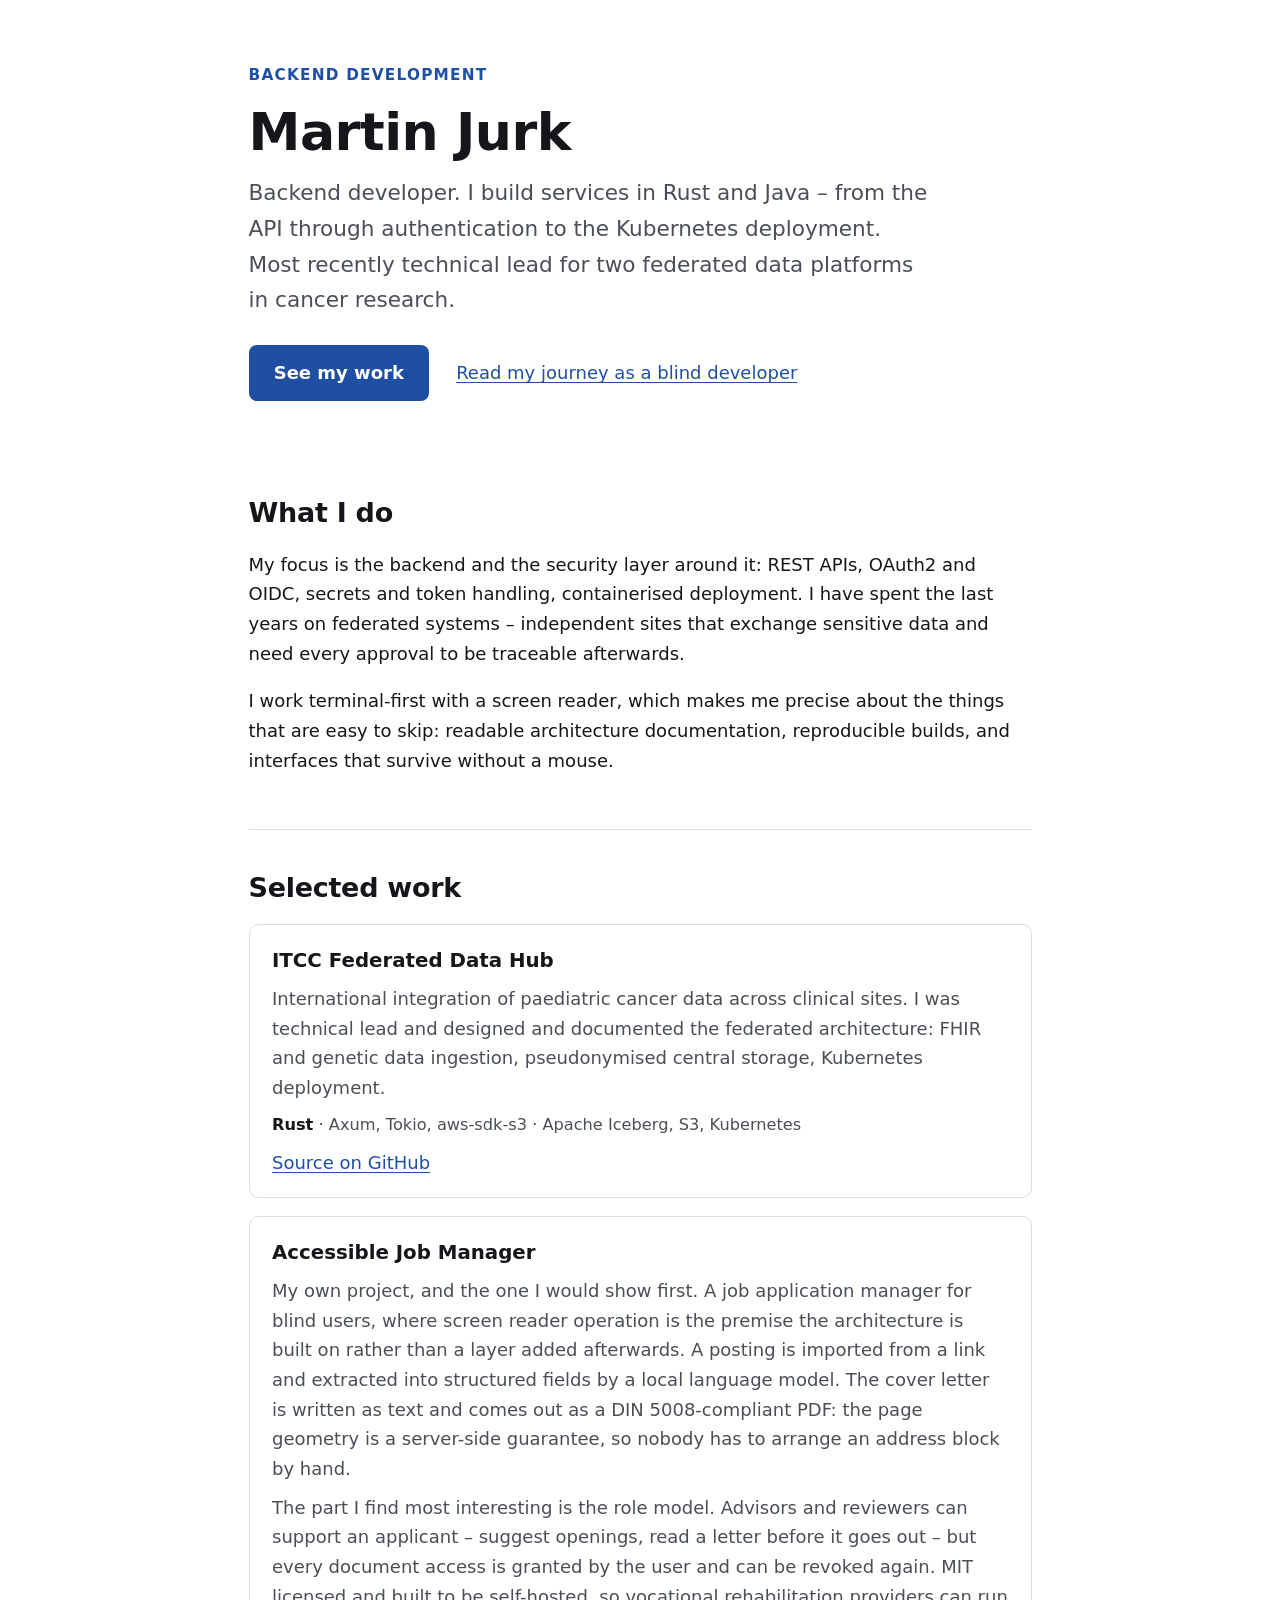
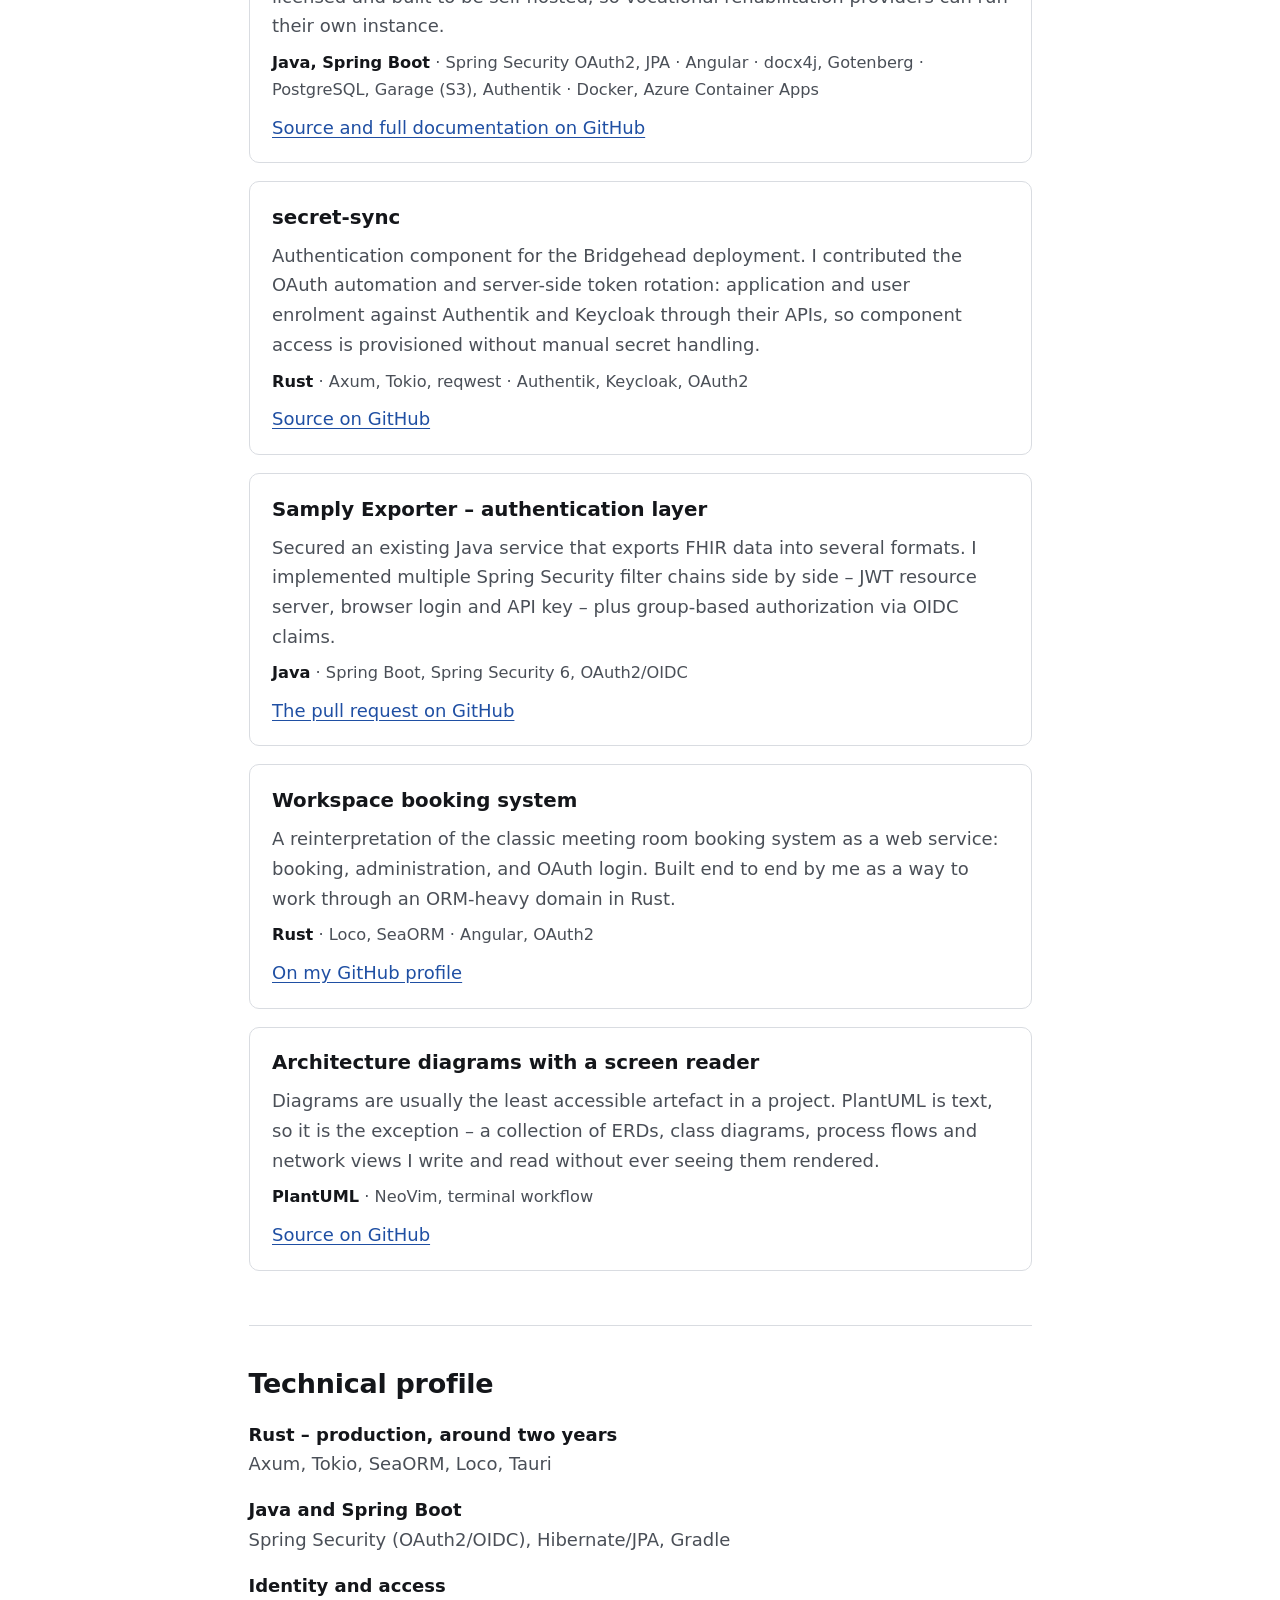
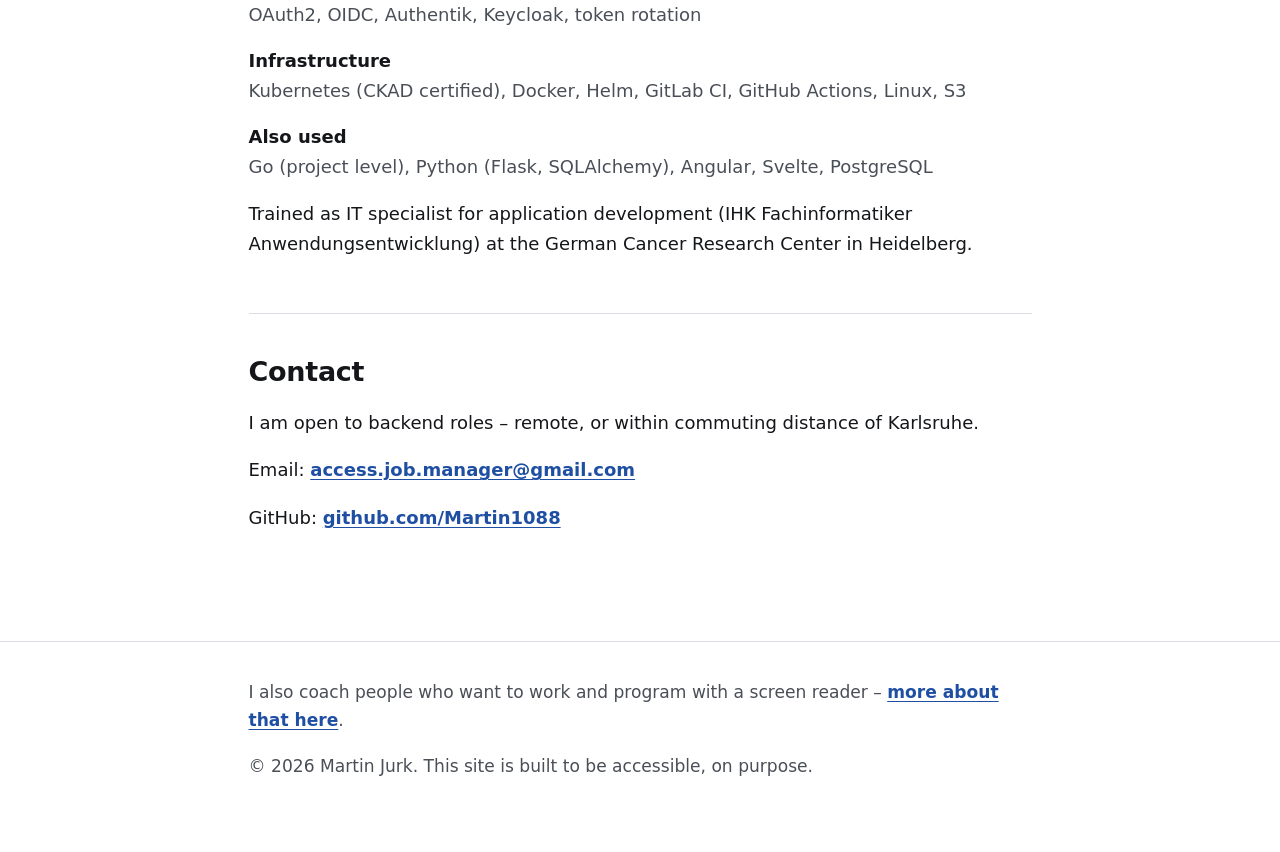
<file: index.html>
<!DOCTYPE html>
<html lang="en">
<head>
<meta charset="utf-8">
<meta name="viewport" content="width=device-width, initial-scale=1">
<title>Martin Jurk – Backend Developer, Rust &amp; Java</title>
<meta name="description" content="Martin Jurk: backend developer specialising in Rust, Java/Spring Boot, OAuth2/OIDC authentication and Kubernetes. Federated data platforms in medical research.">
<link rel="canonical" href="https://martin1088.github.io/martin1088/">
<meta property="og:type" content="website">
<meta property="og:title" content="Martin Jurk – Backend Developer, Rust &amp; Java">
<meta property="og:description" content="Backend developer specialising in Rust, Java/Spring Boot, OAuth2/OIDC authentication and Kubernetes.">
<meta property="og:url" content="https://martin1088.github.io/martin1088/">
<meta name="twitter:card" content="summary">
<link rel="stylesheet" href="styles.css">
</head>
<body>
<a class="skip-link" href="#content">Skip to content</a>

<div class="wrap">

  <header>
    <p class="eyebrow">Backend Development</p>
    <h1>Martin Jurk</h1>
    <p class="lead">
      Backend developer. I build services in Rust and Java &ndash; from the
      API through authentication to the Kubernetes deployment. Most recently
      technical lead for two federated data platforms in cancer research.
    </p>
    <p class="btn-row">
      <a class="btn" href="#work">See my work</a>
      <a href="journey/">Read my journey as a blind developer</a>
    </p>
  </header>

  <main id="content">

    <section aria-labelledby="about">
      <h2 id="about">What I do</h2>
      <p>
        My focus is the backend and the security layer around it: REST APIs,
        OAuth2 and OIDC, secrets and token handling, containerised deployment.
        I have spent the last years on federated systems &ndash; independent
        sites that exchange sensitive data and need every approval to be
        traceable afterwards.
      </p>
      <p>
        I work terminal-first with a screen reader, which makes me precise
        about the things that are easy to skip: readable architecture
        documentation, reproducible builds, and interfaces that survive
        without a mouse.
      </p>
    </section>

    <section aria-labelledby="work">
      <h2 id="work">Selected work</h2>

      <ul class="cards" role="list">

        <li>
          <h3>ITCC Federated Data Hub</h3>
          <p>
            International integration of paediatric cancer data across clinical
            sites. I was technical lead and designed and documented the
            federated architecture: FHIR and genetic data ingestion,
            pseudonymised central storage, Kubernetes deployment.
          </p>
          <p class="stack"><strong>Rust</strong> &middot; Axum, Tokio, aws-sdk-s3 &middot; Apache Iceberg, S3, Kubernetes</p>
          <p><a href="https://github.com/samply/itcc-federated-data-hub">Source on GitHub</a></p>
        </li>

        <li>
          <h3>Accessible Job Manager</h3>
          <p>
            My own project, and the one I would show first. A job application
            manager for blind users, where screen reader operation is the
            premise the architecture is built on rather than a layer added
            afterwards. A posting is imported from a link and extracted into
            structured fields by a local language model. The cover letter is
            written as text and comes out as a DIN 5008-compliant PDF: the
            page geometry is a server-side guarantee, so nobody has to arrange
            an address block by hand.
          </p>
          <p>
            The part I find most interesting is the role model. Advisors and
            reviewers can support an applicant &ndash; suggest openings, read a
            letter before it goes out &ndash; but every document access is granted
            by the user and can be revoked again. MIT licensed and built to be
            self-hosted, so vocational rehabilitation providers can run their
            own instance.
          </p>
          <p class="stack"><strong>Java, Spring Boot</strong> &middot; Spring Security OAuth2, JPA &middot; Angular &middot; docx4j, Gotenberg &middot; PostgreSQL, Garage (S3), Authentik &middot; Docker, Azure Container Apps</p>
          <p><a href="https://github.com/Martin1088/accessible-job-manager">Source and full documentation on GitHub</a></p>
        </li>

        <li>
          <h3>secret-sync</h3>
          <p>
            Authentication component for the Bridgehead deployment. I
            contributed the OAuth automation and server-side token rotation:
            application and user enrolment against Authentik and Keycloak
            through their APIs, so component access is provisioned without
            manual secret handling.
          </p>
          <p class="stack"><strong>Rust</strong> &middot; Axum, Tokio, reqwest &middot; Authentik, Keycloak, OAuth2</p>
          <p><a href="https://github.com/samply/secret-sync">Source on GitHub</a></p>
        </li>

        <li>
          <h3>Samply Exporter &ndash; authentication layer</h3>
          <p>
            Secured an existing Java service that exports FHIR data into
            several formats. I implemented multiple Spring Security filter
            chains side by side &ndash; JWT resource server, browser login and
            API key &ndash; plus group-based authorization via OIDC claims.
          </p>
          <p class="stack"><strong>Java</strong> &middot; Spring Boot, Spring Security 6, OAuth2/OIDC</p>
          <p><a href="https://github.com/samply/exporter/pull/75">The pull request on GitHub</a></p>
        </li>

        <li>
          <h3>Workspace booking system</h3>
          <p>
            A reinterpretation of the classic meeting room booking system as a
            web service: booking, administration, and OAuth login. Built
            end to end by me as a way to work through an ORM-heavy domain in
            Rust.
          </p>
          <p class="stack"><strong>Rust</strong> &middot; Loco, SeaORM &middot; Angular, OAuth2</p>
          <!-- TODO: check this repository URL on github.com/Martin1088 -->
          <p><a href="https://github.com/Martin1088">On my GitHub profile</a></p>
        </li>

        <li>
          <h3>Architecture diagrams with a screen reader</h3>
          <p>
            Diagrams are usually the least accessible artefact in a project.
            PlantUML is text, so it is the exception &ndash; a collection of
            ERDs, class diagrams, process flows and network views I write and
            read without ever seeing them rendered.
          </p>
          <p class="stack"><strong>PlantUML</strong> &middot; NeoVim, terminal workflow</p>
          <!-- TODO: check the exact spelling of this repository name -->
          <p><a href="https://github.com/Martin1088/Plantuml-With-Screenreader">Source on GitHub</a></p>
        </li>

      </ul>
    </section>

    <section aria-labelledby="skills">
      <h2 id="skills">Technical profile</h2>
      <ul class="skills" role="list">
        <li>
          <strong>Rust &ndash; production, around two years</strong>
          <span>Axum, Tokio, SeaORM, Loco, Tauri</span>
        </li>
        <li>
          <strong>Java and Spring Boot</strong>
          <span>Spring Security (OAuth2/OIDC), Hibernate/JPA, Gradle</span>
        </li>
        <li>
          <strong>Identity and access</strong>
          <span>OAuth2, OIDC, Authentik, Keycloak, token rotation</span>
        </li>
        <li>
          <strong>Infrastructure</strong>
          <span>Kubernetes (CKAD certified), Docker, Helm, GitLab CI, GitHub Actions, Linux, S3</span>
        </li>
        <li>
          <strong>Also used</strong>
          <span>Go (project level), Python (Flask, SQLAlchemy), Angular, Svelte, PostgreSQL</span>
        </li>
      </ul>
      <p>
        Trained as IT specialist for application development
        (IHK Fachinformatiker Anwendungsentwicklung) at the German Cancer
        Research Center in Heidelberg.
      </p>
    </section>

    <section class="contact" id="contact" aria-labelledby="contact-h">
      <h2 id="contact-h">Contact</h2>
      <p>
        I am open to backend roles &ndash; remote, or within commuting
        distance of Karlsruhe.
      </p>
      <p>Email: <a href="mailto:access.job.manager@gmail.com">access.job.manager@gmail.com</a></p>
      <p>GitHub: <a href="https://github.com/Martin1088">github.com/Martin1088</a></p>
    </section>

  </main>

</div>

<footer>
  <div class="wrap">
    <p>
      I also coach people who want to work and program with a screen reader &ndash;
      <a href="coaching/">more about that here</a>.
    </p>
    <p>&copy; 2026 Martin Jurk. This site is built to be accessible, on purpose.</p>
  </div>
</footer>

</body>
</html>
</file>
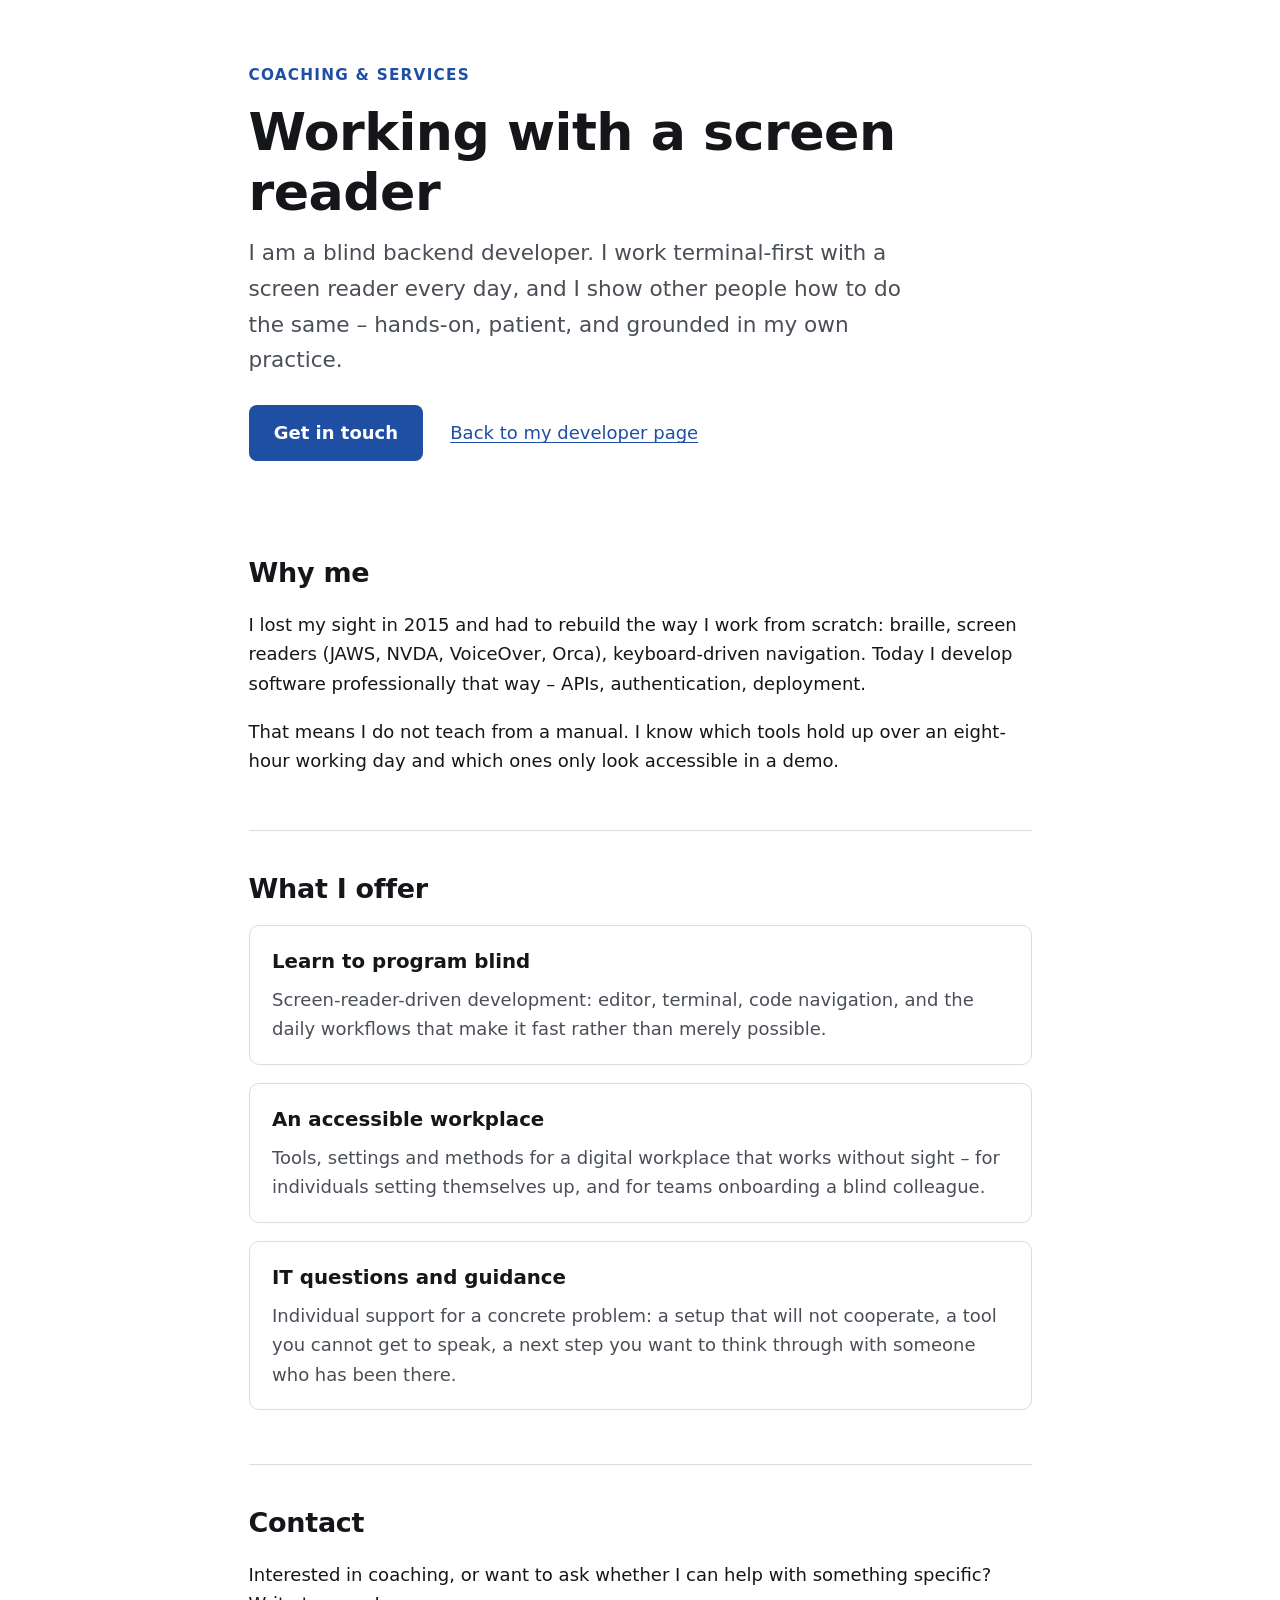
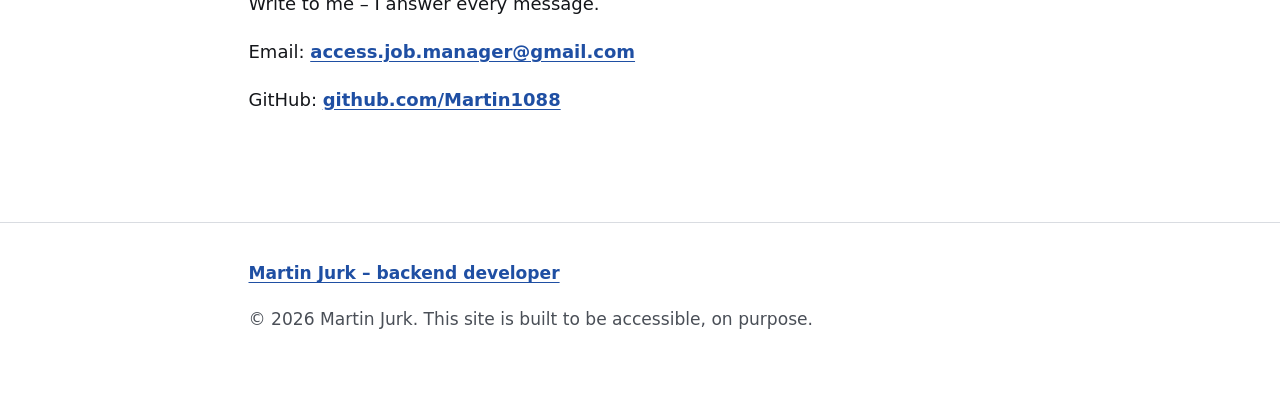
<file: coaching/index.html>
<!DOCTYPE html>
<html lang="en">
<head>
<meta charset="utf-8">
<meta name="viewport" content="width=device-width, initial-scale=1">
<title>Coaching – Working and programming with a screen reader | Martin Jurk</title>
<meta name="description" content="Martin Jurk coaches blind and low-vision people and their teams: screen-reader-driven development, accessible digital workplaces, and hands-on IT guidance.">
<link rel="canonical" href="https://martin1088.github.io/martin1088/coaching/">
<meta property="og:type" content="website">
<meta property="og:title" content="Coaching – Working and programming with a screen reader">
<meta property="og:description" content="Screen-reader-driven development, accessible digital workplaces, and hands-on IT guidance.">
<meta property="og:url" content="https://martin1088.github.io/martin1088/coaching/">
<meta name="twitter:card" content="summary">
<link rel="stylesheet" href="../styles.css">
</head>
<body>
<a class="skip-link" href="#content">Skip to content</a>

<div class="wrap">

  <header>
    <p class="eyebrow">Coaching &amp; Services</p>
    <h1>Working with a screen reader</h1>
    <p class="lead">
      I am a blind backend developer. I work terminal-first with a screen
      reader every day, and I show other people how to do the same &ndash;
      hands-on, patient, and grounded in my own practice.
    </p>
    <p class="btn-row">
      <a class="btn" href="#contact">Get in touch</a>
      <a href="../">Back to my developer page</a>
    </p>
  </header>

  <main id="content">

    <section aria-labelledby="why">
      <h2 id="why">Why me</h2>
      <p>
        I lost my sight in 2015 and had to rebuild the way I work from
        scratch: braille, screen readers (JAWS, NVDA, VoiceOver, Orca),
        keyboard-driven navigation. Today I develop software professionally
        that way &ndash; APIs, authentication, deployment.
      </p>
      <p>
        That means I do not teach from a manual. I know which tools hold up
        over an eight-hour working day and which ones only look accessible in
        a demo.
      </p>
    </section>

    <section aria-labelledby="offer">
      <h2 id="offer">What I offer</h2>
      <ul class="cards" role="list">

        <li>
          <h3>Learn to program blind</h3>
          <p>
            Screen-reader-driven development: editor, terminal, code
            navigation, and the daily workflows that make it fast rather than
            merely possible.
          </p>
        </li>

        <li>
          <h3>An accessible workplace</h3>
          <p>
            Tools, settings and methods for a digital workplace that works
            without sight &ndash; for individuals setting themselves up, and for
            teams onboarding a blind colleague.
          </p>
        </li>

        <li>
          <h3>IT questions and guidance</h3>
          <p>
            Individual support for a concrete problem: a setup that will not
            cooperate, a tool you cannot get to speak, a next step you want to
            think through with someone who has been there.
          </p>
        </li>

      </ul>
    </section>

    <section class="contact" id="contact" aria-labelledby="contact-h">
      <h2 id="contact-h">Contact</h2>
      <p>
        Interested in coaching, or want to ask whether I can help with
        something specific? Write to me &ndash; I answer every message.
      </p>
      <p>Email: <a href="mailto:access.job.manager@gmail.com">access.job.manager@gmail.com</a></p>
      <p>GitHub: <a href="https://github.com/Martin1088">github.com/Martin1088</a></p>
    </section>

  </main>

</div>

<footer>
  <div class="wrap">
    <p><a href="../">Martin Jurk &ndash; backend developer</a></p>
    <p>&copy; 2026 Martin Jurk. This site is built to be accessible, on purpose.</p>
  </div>
</footer>

</body>
</html>
</file>
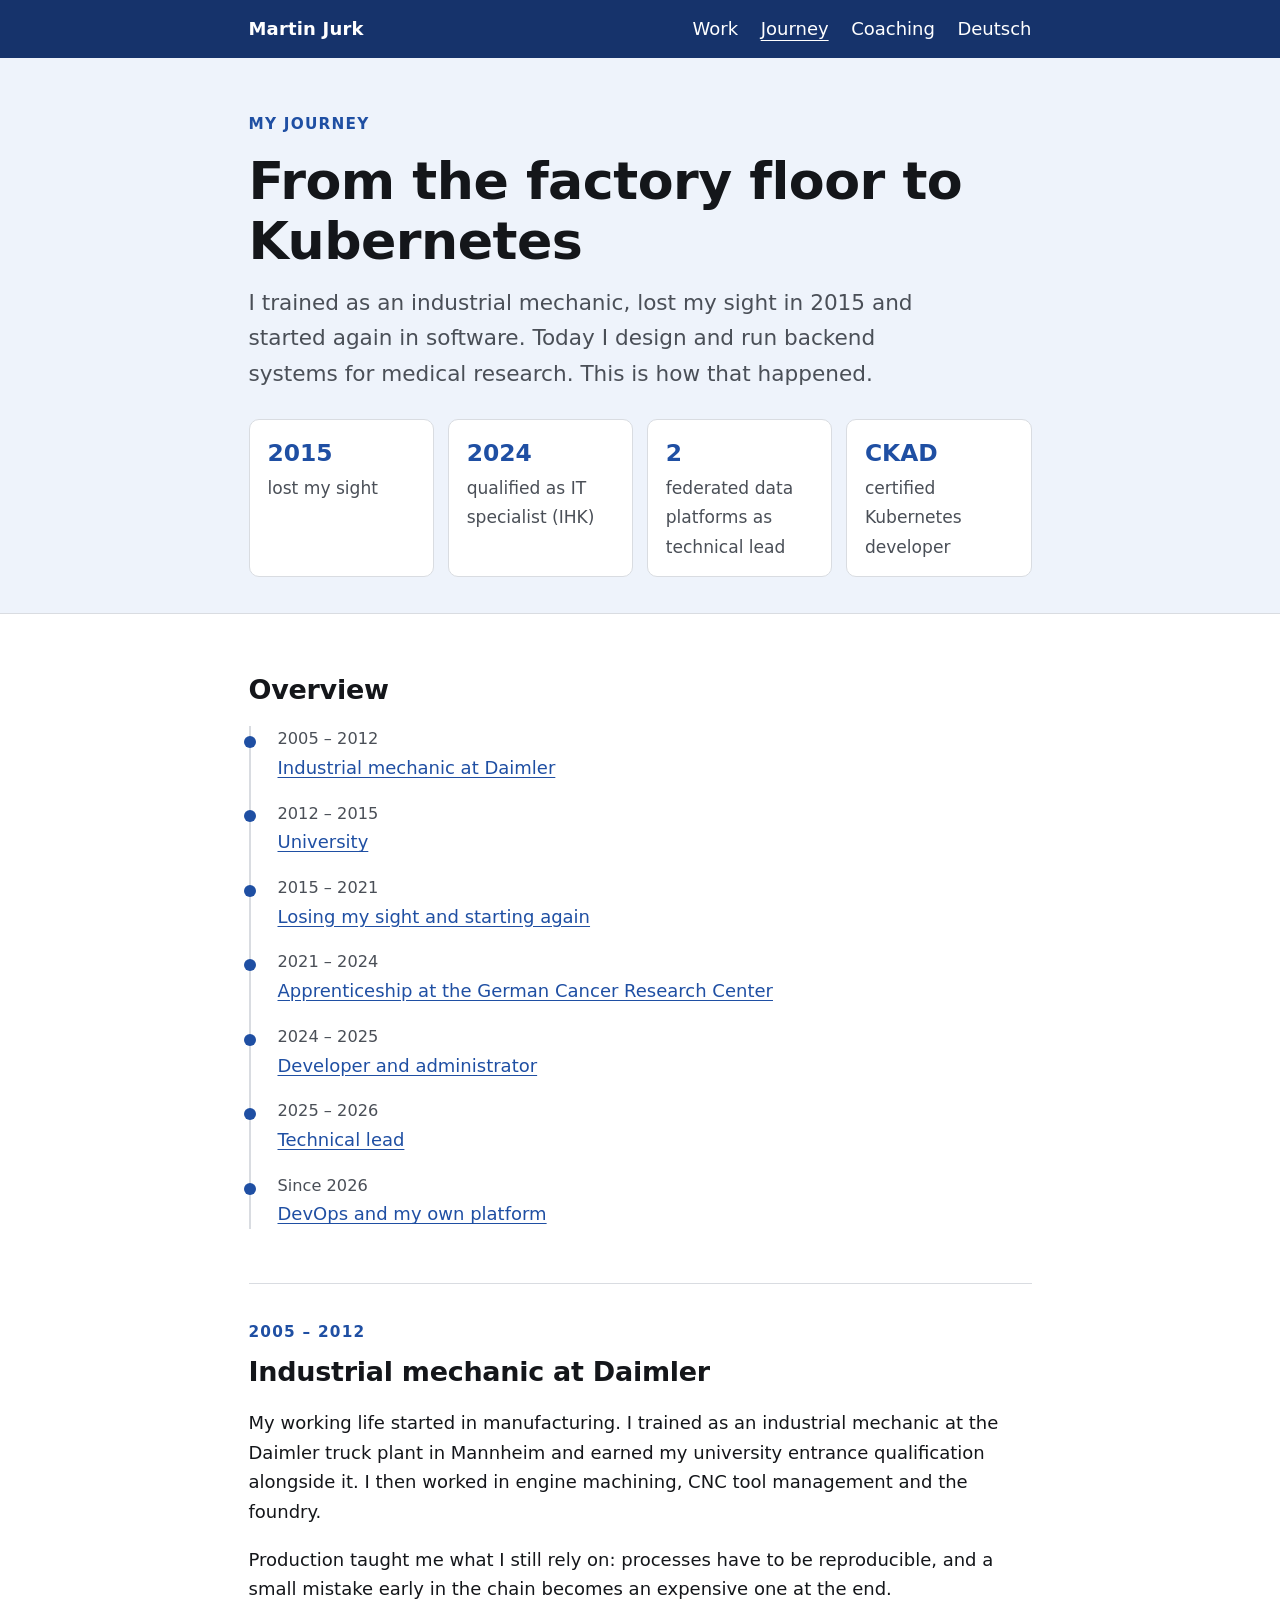
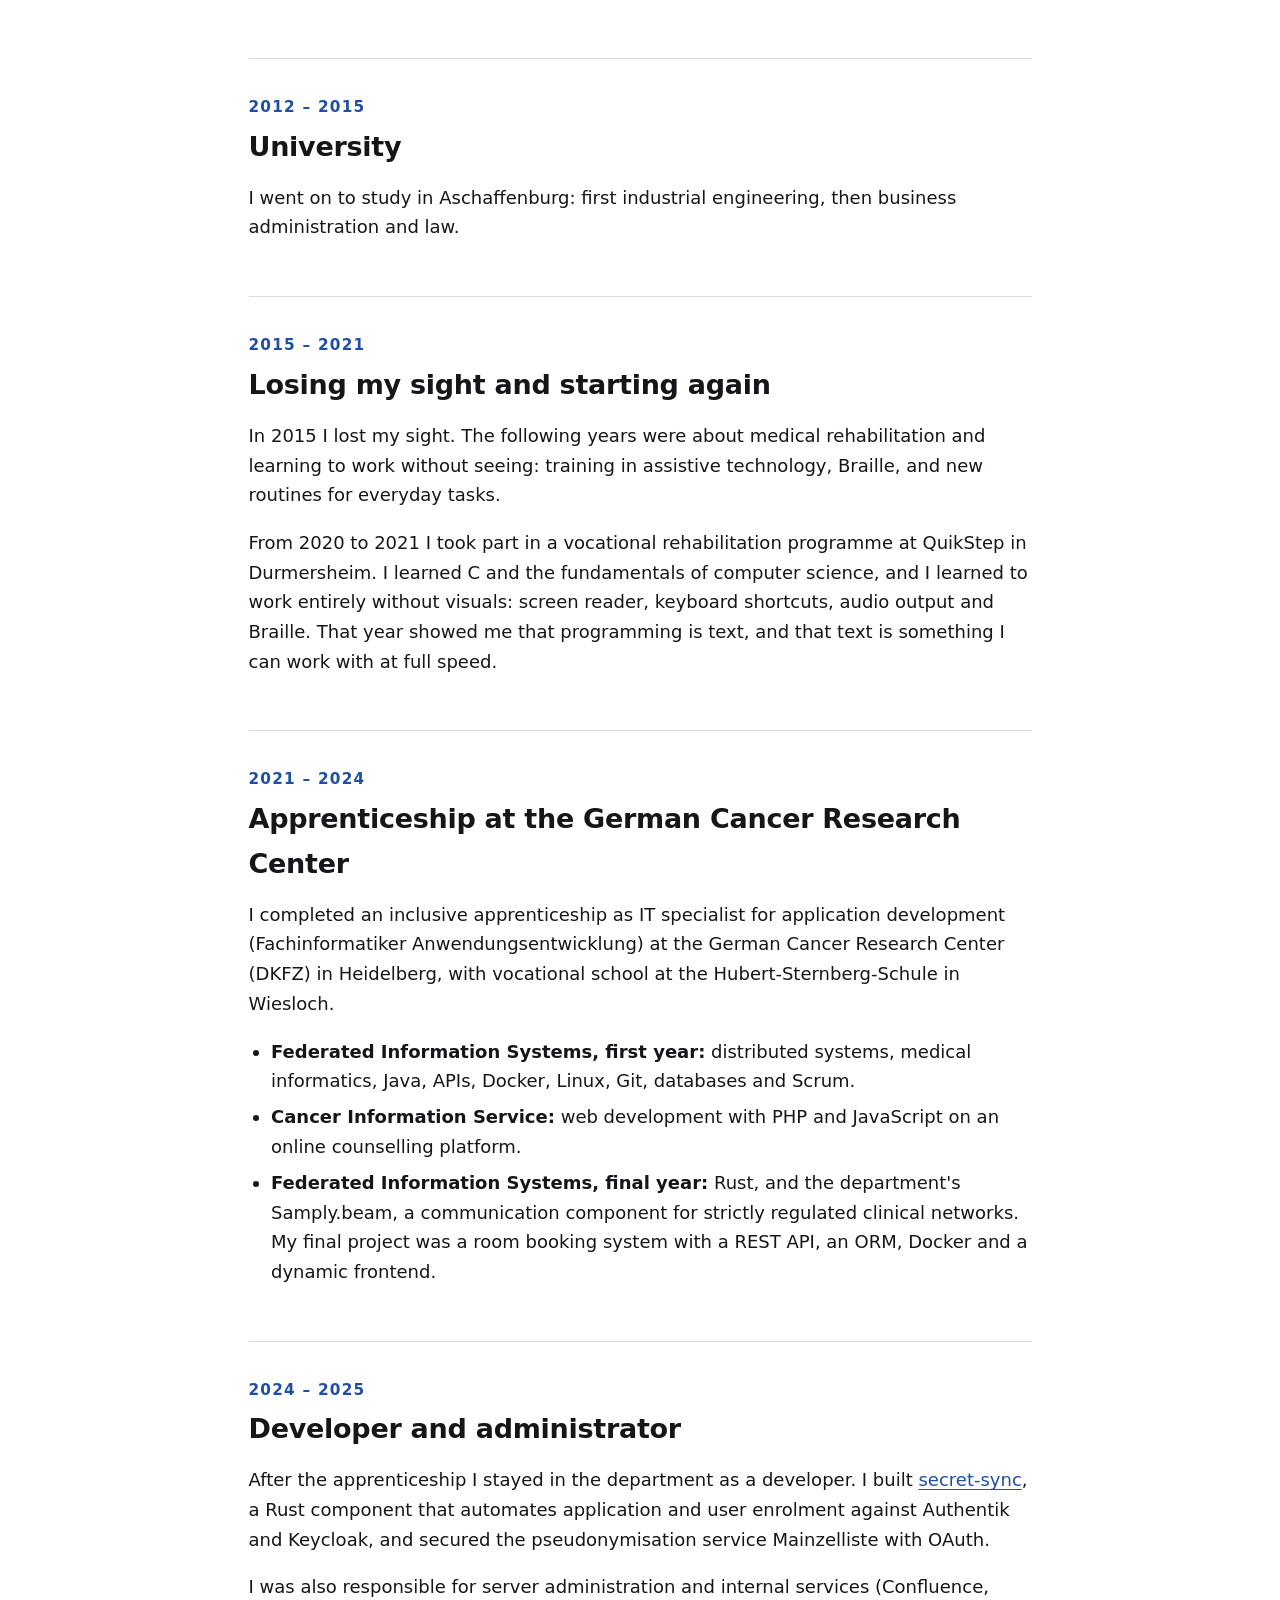
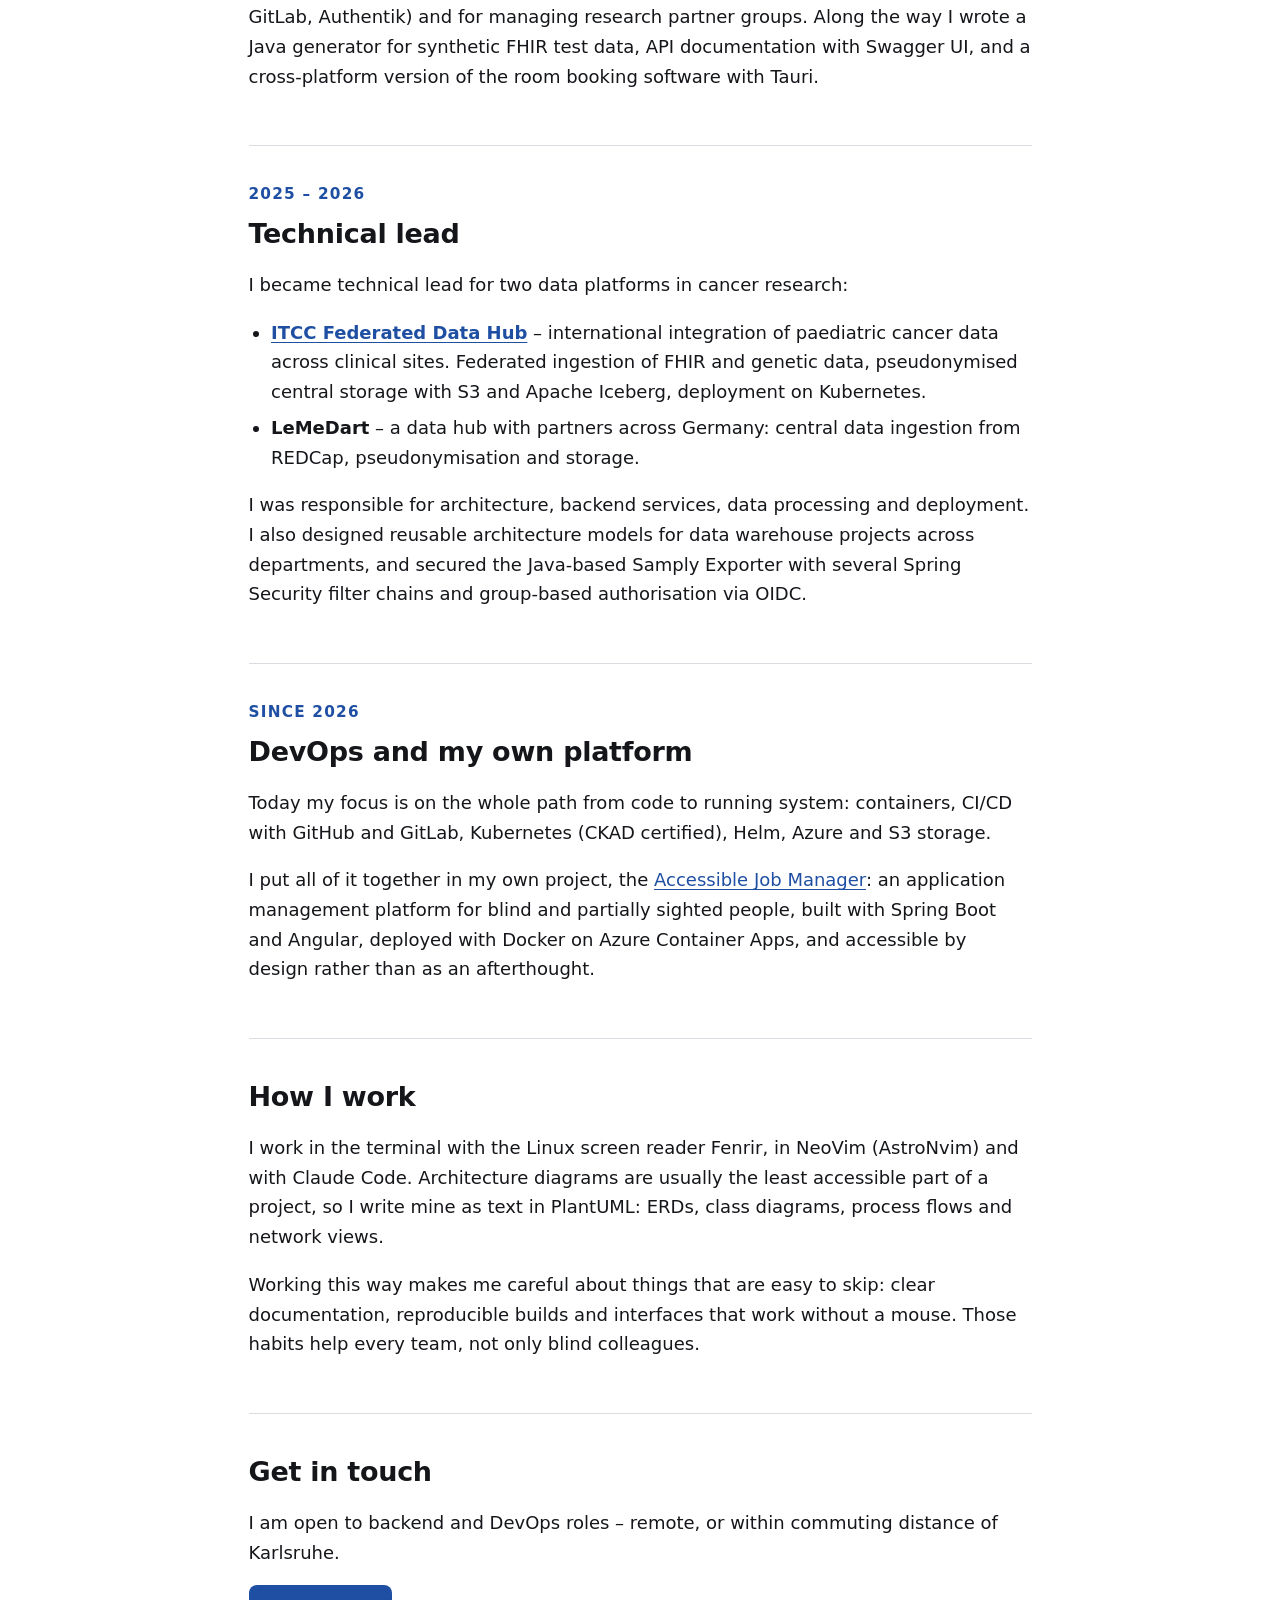
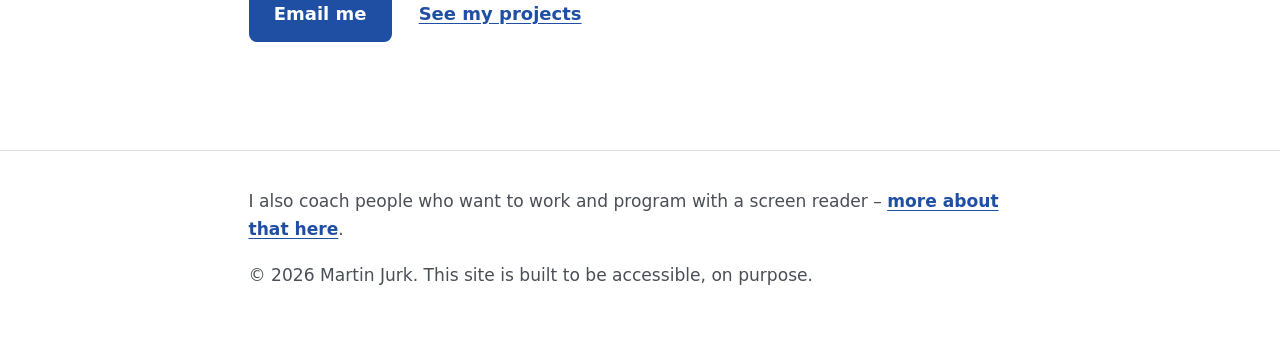
<file: journey/index.html>
<!DOCTYPE html>
<html lang="en">
<head>
<meta charset="utf-8">
<meta name="viewport" content="width=device-width, initial-scale=1">
<title>My journey – From the factory floor to Kubernetes | Martin Jurk</title>
<meta name="description" content="How Martin Jurk went from industrial mechanic to blind backend developer and DevOps engineer: rehabilitation, an inclusive apprenticeship at the German Cancer Research Center, and technical lead roles.">
<link rel="canonical" href="https://martin1088.github.io/martin1088/journey/">
<link rel="alternate" hreflang="en" href="https://martin1088.github.io/martin1088/journey/">
<link rel="alternate" hreflang="de" href="https://martin1088.github.io/martin1088/journey/de/">
<meta property="og:type" content="article">
<meta property="og:title" content="From the factory floor to Kubernetes – my journey as a blind developer">
<meta property="og:description" content="Industrial mechanic, loss of sight, rehabilitation, apprenticeship, technical lead, DevOps.">
<meta property="og:url" content="https://martin1088.github.io/martin1088/journey/">
<meta name="twitter:card" content="summary">
<link rel="stylesheet" href="../styles.css">
</head>
<body>
<a class="skip-link" href="#content">Skip to content</a>

<div class="topbar">
  <div class="wrap">
    <a class="brand" href="../">Martin Jurk</a>
    <nav aria-label="Main">
      <ul>
        <li><a href="../">Work</a></li>
        <li><a href="./" aria-current="page">Journey</a></li>
        <li><a href="../coaching/">Coaching</a></li>
        <li><a href="de/" lang="de" hreflang="de">Deutsch</a></li>
      </ul>
    </nav>
  </div>
</div>

<div class="hero">
  <div class="wrap">
    <header>
      <p class="eyebrow">My journey</p>
      <h1>From the factory floor to Kubernetes</h1>
      <p class="lead">
        I trained as an industrial mechanic, lost my sight in 2015 and
        started again in software. Today I design and run backend systems
        for medical research. This is how that happened.
      </p>
      <ul class="facts" role="list" aria-label="At a glance">
        <li><strong>2015</strong> <span>lost my sight</span></li>
        <li><strong>2024</strong> <span>qualified as IT specialist (IHK)</span></li>
        <li><strong>2</strong> <span>federated data platforms as technical lead</span></li>
        <li><strong>CKAD</strong> <span>certified Kubernetes developer</span></li>
      </ul>
    </header>
  </div>
</div>

<div class="wrap">
  <main id="content">

    <section aria-labelledby="overview">
      <h2 id="overview">Overview</h2>
      <ol class="timeline">
        <li><span class="when">2005 – 2012</span> <a href="#industry">Industrial mechanic at Daimler</a></li>
        <li><span class="when">2012 – 2015</span> <a href="#university">University</a></li>
        <li><span class="when">2015 – 2021</span> <a href="#restart">Losing my sight and starting again</a></li>
        <li><span class="when">2021 – 2024</span> <a href="#apprenticeship">Apprenticeship at the German Cancer Research Center</a></li>
        <li><span class="when">2024 – 2025</span> <a href="#developer">Developer and administrator</a></li>
        <li><span class="when">2025 – 2026</span> <a href="#lead">Technical lead</a></li>
        <li><span class="when">Since 2026</span> <a href="#today">DevOps and my own platform</a></li>
      </ol>
    </section>

    <section class="chapter" aria-labelledby="industry">
      <p class="eyebrow">2005 – 2012</p>
      <h2 id="industry">Industrial mechanic at Daimler</h2>
      <p>
        My working life started in manufacturing. I trained as an industrial
        mechanic at the Daimler truck plant in Mannheim and earned my
        university entrance qualification alongside it. I then worked in
        engine machining, CNC tool management and the foundry.
      </p>
      <p>
        Production taught me what I still rely on: processes have to be
        reproducible, and a small mistake early in the chain becomes an
        expensive one at the end.
      </p>
    </section>

    <section class="chapter" aria-labelledby="university">
      <p class="eyebrow">2012 – 2015</p>
      <h2 id="university">University</h2>
      <p>
        I went on to study in Aschaffenburg: first industrial engineering,
        then business administration and law.
      </p>
    </section>

    <section class="chapter" aria-labelledby="restart">
      <p class="eyebrow">2015 – 2021</p>
      <h2 id="restart">Losing my sight and starting again</h2>
      <p>
        In 2015 I lost my sight. The following years were about medical
        rehabilitation and learning to work without seeing: training in
        assistive technology, Braille, and new routines for everyday tasks.
      </p>
      <p>
        From 2020 to 2021 I took part in a vocational rehabilitation
        programme at QuikStep in Durmersheim. I learned C and the
        fundamentals of computer science, and I learned to work entirely
        without visuals: screen reader, keyboard shortcuts, audio output and
        Braille. That year showed me that programming is text, and that text
        is something I can work with at full speed.
      </p>
    </section>

    <section class="chapter" aria-labelledby="apprenticeship">
      <p class="eyebrow">2021 – 2024</p>
      <h2 id="apprenticeship">Apprenticeship at the German Cancer Research Center</h2>
      <p>
        I completed an inclusive apprenticeship as IT specialist for
        application development (Fachinformatiker Anwendungsentwicklung) at
        the German Cancer Research Center (DKFZ) in Heidelberg, with
        vocational school at the Hubert-Sternberg-Schule in Wiesloch.
      </p>
      <ul>
        <li>
          <strong>Federated Information Systems, first year:</strong>
          distributed systems, medical informatics, Java, APIs, Docker,
          Linux, Git, databases and Scrum.
        </li>
        <li>
          <strong>Cancer Information Service:</strong> web development
          with PHP and JavaScript on an online counselling platform.
        </li>
        <li>
          <strong>Federated Information Systems, final year:</strong> Rust,
          and the department's Samply.beam, a communication component for
          strictly regulated clinical networks. My final project was a room
          booking system with a REST API, an ORM, Docker and a dynamic
          frontend.
        </li>
      </ul>
    </section>

    <section class="chapter" aria-labelledby="developer">
      <p class="eyebrow">2024 – 2025</p>
      <h2 id="developer">Developer and administrator</h2>
      <p>
        After the apprenticeship I stayed in the department as a developer.
        I built <a href="https://github.com/samply/secret-sync">secret-sync</a>,
        a Rust component that automates application and user enrolment
        against Authentik and Keycloak, and secured the pseudonymisation
        service Mainzelliste with OAuth.
      </p>
      <p>
        I was also responsible for server administration and internal
        services (Confluence, GitLab, Authentik) and for managing research
        partner groups. Along the way I wrote a Java generator for synthetic
        FHIR test data, API documentation with Swagger UI, and a
        cross-platform version of the room booking software with Tauri.
      </p>
    </section>

    <section class="chapter" aria-labelledby="lead">
      <p class="eyebrow">2025 – 2026</p>
      <h2 id="lead">Technical lead</h2>
      <p>
        I became technical lead for two data platforms in cancer research:
      </p>
      <ul>
        <li>
          <strong><a href="https://github.com/samply/itcc-federated-data-hub">ITCC Federated Data Hub</a></strong>
          &ndash; international integration of paediatric cancer data
          across clinical sites. Federated ingestion of FHIR and genetic
          data, pseudonymised central storage with S3 and Apache Iceberg,
          deployment on Kubernetes.
        </li>
        <li>
          <strong>LeMeDart</strong> &ndash; a data hub with partners across
          Germany: central data ingestion from REDCap, pseudonymisation and
          storage.
        </li>
      </ul>
      <p>
        I was responsible for architecture, backend services, data
        processing and deployment. I also designed reusable architecture
        models for data warehouse projects across departments, and secured
        the Java-based Samply Exporter with several Spring Security filter
        chains and group-based authorisation via OIDC.
      </p>
    </section>

    <section class="chapter" aria-labelledby="today">
      <p class="eyebrow">Since 2026</p>
      <h2 id="today">DevOps and my own platform</h2>
      <p>
        Today my focus is on the whole path from code to running system:
        containers, CI/CD with GitHub and GitLab, Kubernetes (CKAD
        certified), Helm, Azure and S3 storage.
      </p>
      <p>
        I put all of it together in my own project, the
        <a href="https://github.com/Martin1088/accessible-job-manager">Accessible Job Manager</a>:
        an application management platform for blind and partially sighted
        people, built with Spring Boot and Angular, deployed with Docker on
        Azure Container Apps, and accessible by design rather than as an
        afterthought.
      </p>
    </section>

    <section aria-labelledby="how">
      <h2 id="how">How I work</h2>
      <p>
        I work in the terminal with the Linux screen reader Fenrir, in
        NeoVim (AstroNvim) and with Claude Code. Architecture diagrams
        are usually the least accessible part of a project, so I write
        mine as text in PlantUML: ERDs, class diagrams, process flows and
        network views.
      </p>
      <p>
        Working this way makes me careful about things that are easy to
        skip: clear documentation, reproducible builds and interfaces that
        work without a mouse. Those habits help every team, not only blind
        colleagues.
      </p>
    </section>

    <section class="contact" aria-labelledby="contact-h">
      <h2 id="contact-h">Get in touch</h2>
      <p>
        I am open to backend and DevOps roles &ndash; remote, or within
        commuting distance of Karlsruhe.
      </p>
      <p class="btn-row">
        <a class="btn" href="mailto:access.job.manager@gmail.com">Email me</a>
        <a href="../#work">See my projects</a>
      </p>
    </section>

  </main>
</div>

<footer>
  <div class="wrap">
    <p>
      I also coach people who want to work and program with a screen reader &ndash;
      <a href="../coaching/">more about that here</a>.
    </p>
    <p>&copy; 2026 Martin Jurk. This site is built to be accessible, on purpose.</p>
  </div>
</footer>

</body>
</html>
</file>
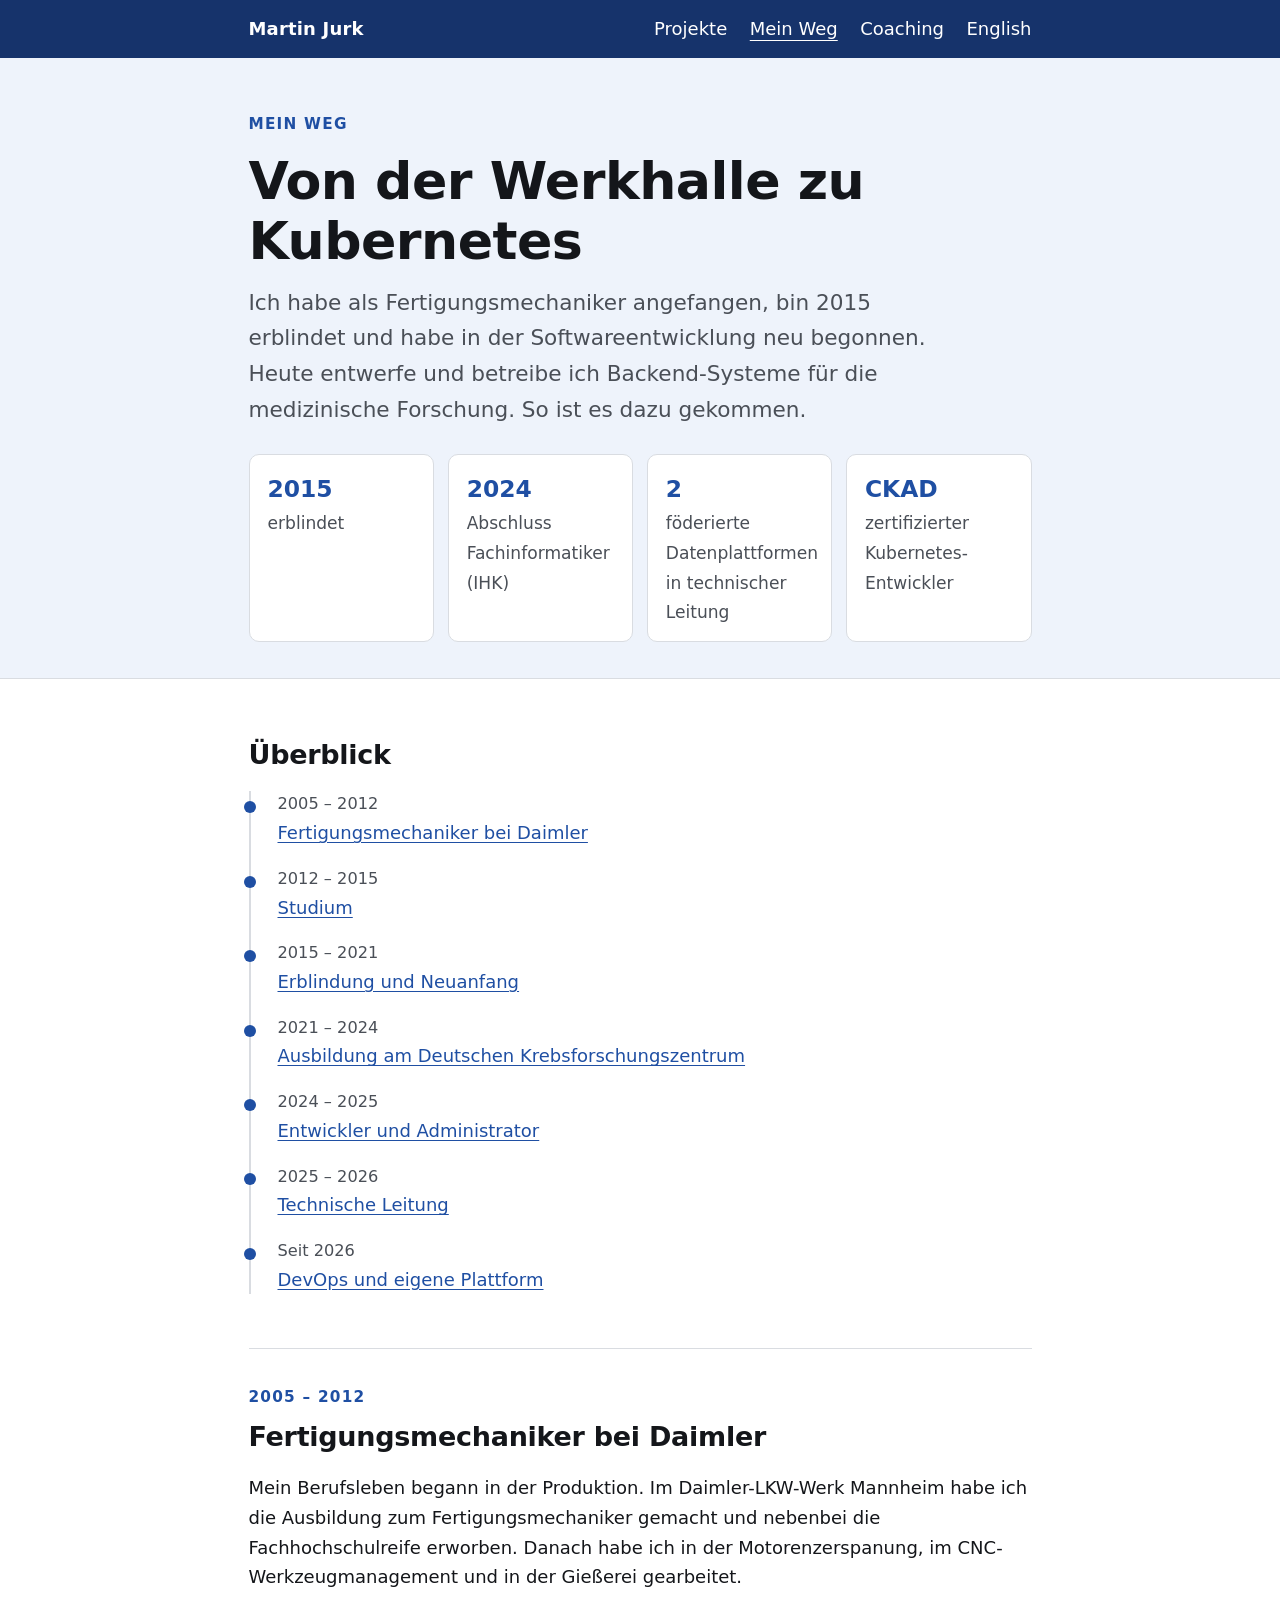
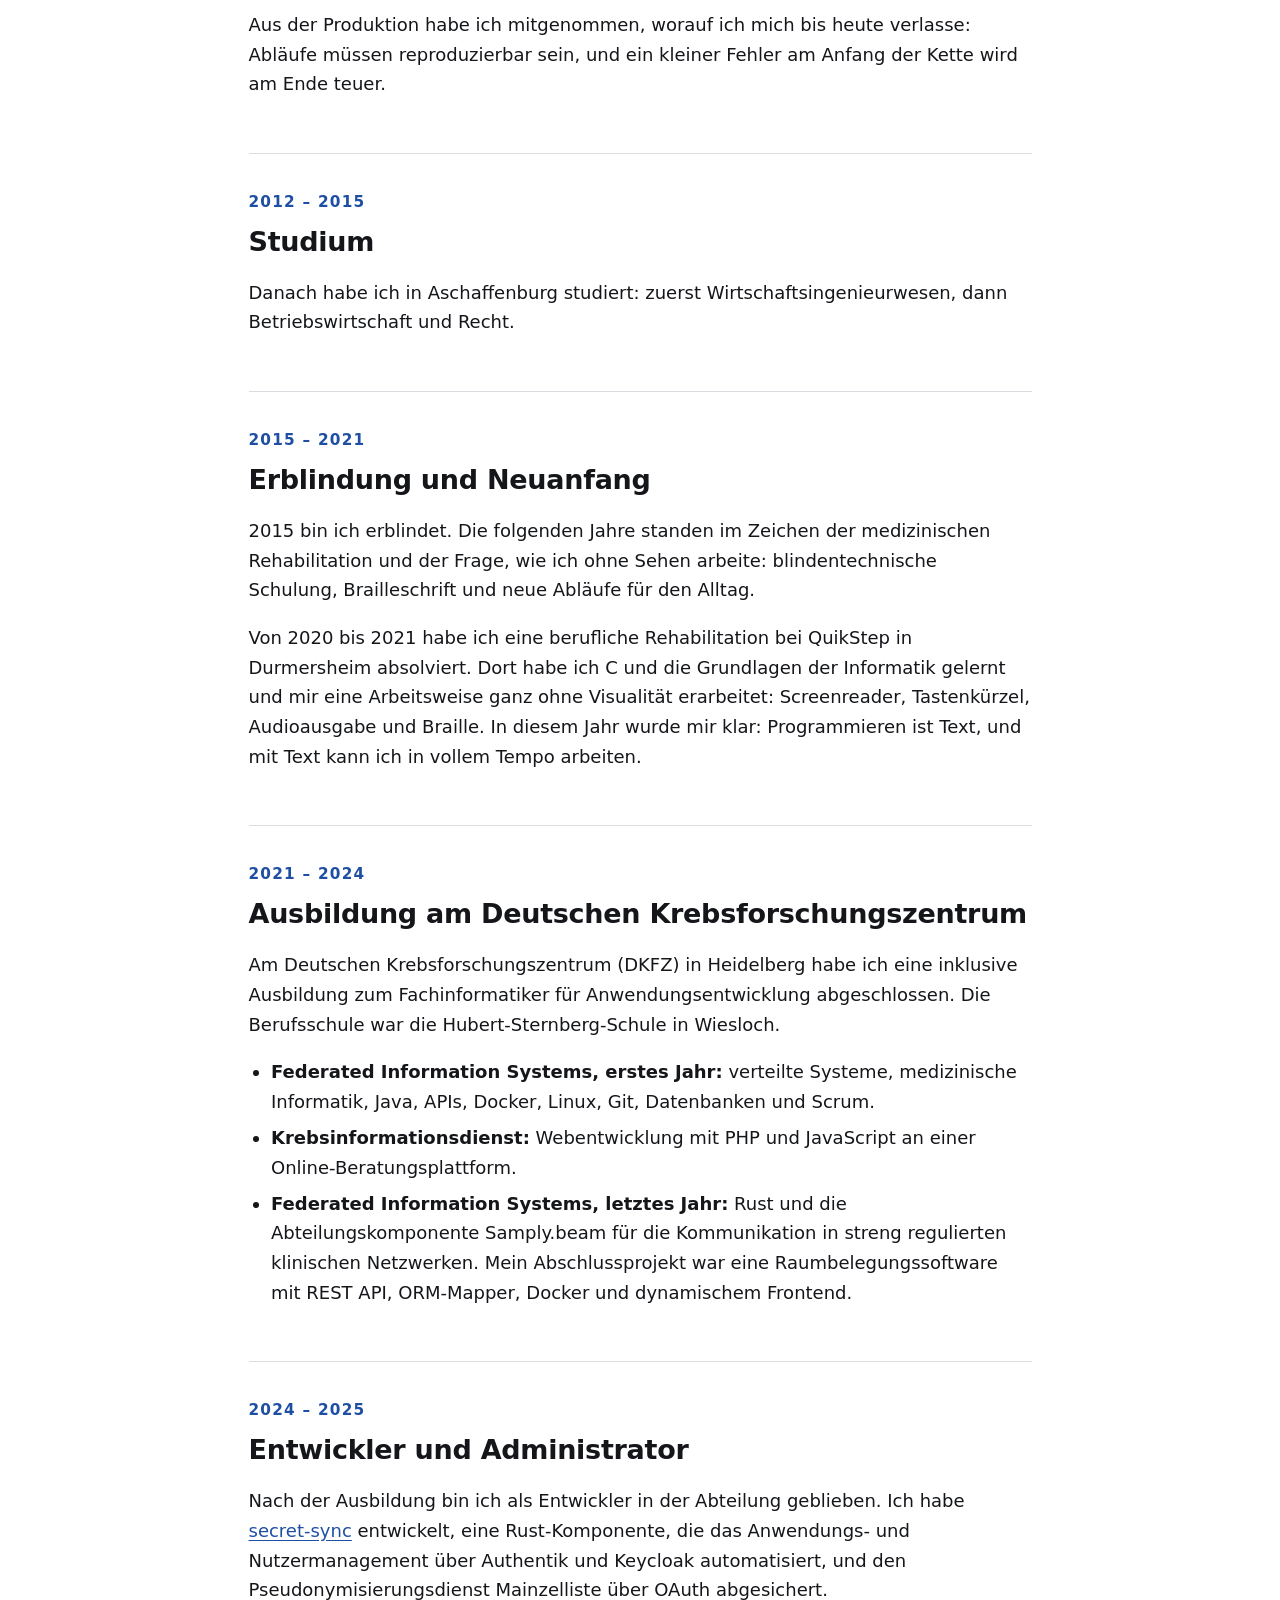
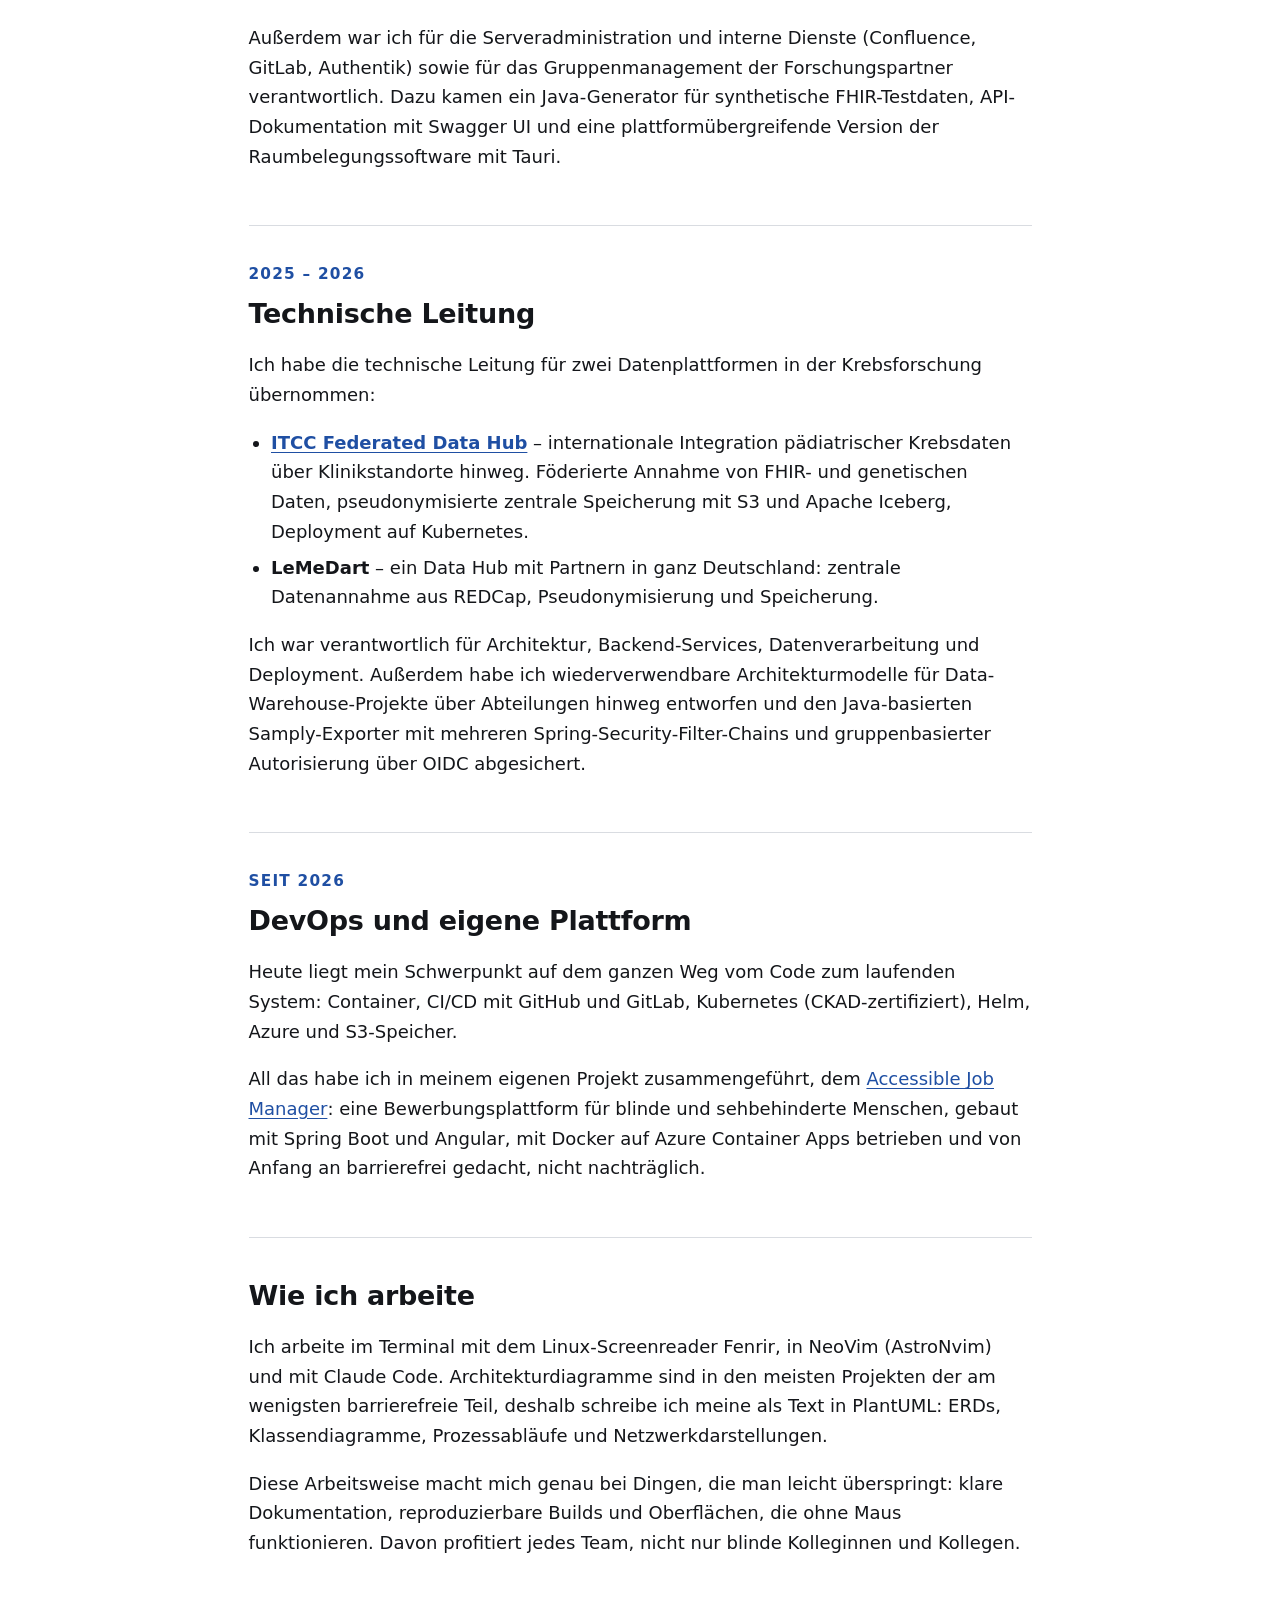
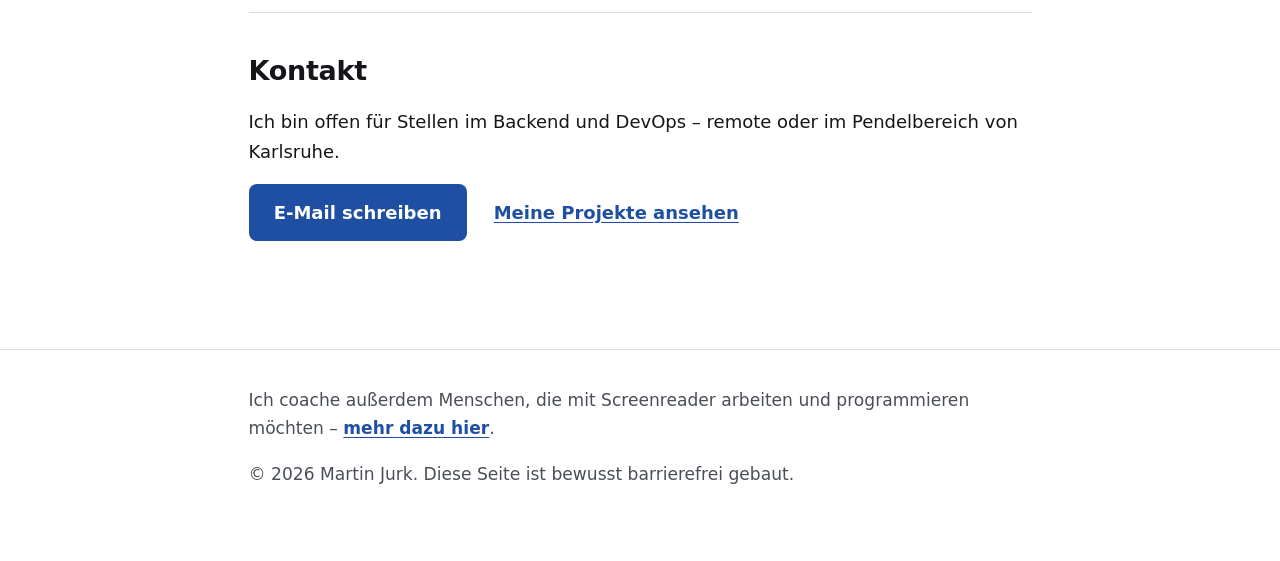
<file: journey/de/index.html>
<!DOCTYPE html>
<html lang="de">
<head>
<meta charset="utf-8">
<meta name="viewport" content="width=device-width, initial-scale=1">
<title>Mein Weg – Von der Werkhalle zu Kubernetes | Martin Jurk</title>
<meta name="description" content="Wie Martin Jurk vom Fertigungsmechaniker zum blinden Backend-Entwickler und DevOps Engineer wurde: Rehabilitation, inklusive Ausbildung am Deutschen Krebsforschungszentrum und technische Leitung.">
<link rel="canonical" href="https://martin1088.github.io/martin1088/journey/de/">
<link rel="alternate" hreflang="en" href="https://martin1088.github.io/martin1088/journey/">
<link rel="alternate" hreflang="de" href="https://martin1088.github.io/martin1088/journey/de/">
<meta property="og:type" content="article">
<meta property="og:title" content="Von der Werkhalle zu Kubernetes – mein Weg als blinder Entwickler">
<meta property="og:description" content="Fertigungsmechaniker, Erblindung, Rehabilitation, Ausbildung, technische Leitung, DevOps.">
<meta property="og:url" content="https://martin1088.github.io/martin1088/journey/de/">
<meta name="twitter:card" content="summary">
<link rel="stylesheet" href="../../styles.css">
</head>
<body>
<a class="skip-link" href="#content">Zum Inhalt springen</a>

<div class="topbar">
  <div class="wrap">
    <a class="brand" href="../../">Martin Jurk</a>
    <nav aria-label="Hauptnavigation">
      <ul>
        <li><a href="../../" lang="en">Projekte</a></li>
        <li><a href="./" aria-current="page">Mein Weg</a></li>
        <li><a href="../../coaching/">Coaching</a></li>
        <li><a href="../" lang="en" hreflang="en">English</a></li>
      </ul>
    </nav>
  </div>
</div>

<div class="hero">
  <div class="wrap">
    <header>
      <p class="eyebrow">Mein Weg</p>
      <h1>Von der Werkhalle zu Kubernetes</h1>
      <p class="lead">
        Ich habe als Fertigungsmechaniker angefangen, bin 2015 erblindet und
        habe in der Softwareentwicklung neu begonnen. Heute entwerfe und
        betreibe ich Backend-Systeme für die medizinische Forschung. So ist
        es dazu gekommen.
      </p>
      <ul class="facts" role="list" aria-label="Auf einen Blick">
        <li><strong>2015</strong> <span>erblindet</span></li>
        <li><strong>2024</strong> <span>Abschluss Fachinformatiker (IHK)</span></li>
        <li><strong>2</strong> <span>föderierte Datenplattformen in technischer Leitung</span></li>
        <li><strong>CKAD</strong> <span>zertifizierter Kubernetes-Entwickler</span></li>
      </ul>
    </header>
  </div>
</div>

<div class="wrap">
  <main id="content">

    <section aria-labelledby="overview">
      <h2 id="overview">Überblick</h2>
      <ol class="timeline">
        <li><span class="when">2005 – 2012</span> <a href="#industry">Fertigungsmechaniker bei Daimler</a></li>
        <li><span class="when">2012 – 2015</span> <a href="#university">Studium</a></li>
        <li><span class="when">2015 – 2021</span> <a href="#restart">Erblindung und Neuanfang</a></li>
        <li><span class="when">2021 – 2024</span> <a href="#apprenticeship">Ausbildung am Deutschen Krebsforschungszentrum</a></li>
        <li><span class="when">2024 – 2025</span> <a href="#developer">Entwickler und Administrator</a></li>
        <li><span class="when">2025 – 2026</span> <a href="#lead">Technische Leitung</a></li>
        <li><span class="when">Seit 2026</span> <a href="#today">DevOps und eigene Plattform</a></li>
      </ol>
    </section>

    <section class="chapter" aria-labelledby="industry">
      <p class="eyebrow">2005 – 2012</p>
      <h2 id="industry">Fertigungsmechaniker bei Daimler</h2>
      <p>
        Mein Berufsleben begann in der Produktion. Im Daimler-LKW-Werk
        Mannheim habe ich die Ausbildung zum Fertigungsmechaniker gemacht und
        nebenbei die Fachhochschulreife erworben. Danach habe ich in der
        Motorenzerspanung, im CNC-Werkzeugmanagement und in der Gießerei
        gearbeitet.
      </p>
      <p>
        Aus der Produktion habe ich mitgenommen, worauf ich mich bis heute
        verlasse: Abläufe müssen reproduzierbar sein, und ein kleiner Fehler
        am Anfang der Kette wird am Ende teuer.
      </p>
    </section>

    <section class="chapter" aria-labelledby="university">
      <p class="eyebrow">2012 – 2015</p>
      <h2 id="university">Studium</h2>
      <p>
        Danach habe ich in Aschaffenburg studiert: zuerst
        Wirtschaftsingenieurwesen, dann Betriebswirtschaft und Recht.
      </p>
    </section>

    <section class="chapter" aria-labelledby="restart">
      <p class="eyebrow">2015 – 2021</p>
      <h2 id="restart">Erblindung und Neuanfang</h2>
      <p>
        2015 bin ich erblindet. Die folgenden Jahre standen im Zeichen der
        medizinischen Rehabilitation und der Frage, wie ich ohne Sehen
        arbeite: blindentechnische Schulung, Brailleschrift und neue Abläufe
        für den Alltag.
      </p>
      <p>
        Von 2020 bis 2021 habe ich eine berufliche Rehabilitation bei
        QuikStep in Durmersheim absolviert. Dort habe ich C und die
        Grundlagen der Informatik gelernt und mir eine Arbeitsweise ganz ohne
        Visualität erarbeitet: Screenreader, Tastenkürzel, Audioausgabe und
        Braille. In diesem Jahr wurde mir klar: Programmieren ist Text, und
        mit Text kann ich in vollem Tempo arbeiten.
      </p>
    </section>

    <section class="chapter" aria-labelledby="apprenticeship">
      <p class="eyebrow">2021 – 2024</p>
      <h2 id="apprenticeship">Ausbildung am Deutschen Krebsforschungszentrum</h2>
      <p>
        Am Deutschen Krebsforschungszentrum (DKFZ) in Heidelberg habe ich
        eine inklusive Ausbildung zum Fachinformatiker für
        Anwendungsentwicklung abgeschlossen. Die Berufsschule war die
        Hubert-Sternberg-Schule in Wiesloch.
      </p>
      <ul>
        <li>
          <strong>Federated Information Systems, erstes Jahr:</strong>
          verteilte Systeme, medizinische Informatik, Java, APIs, Docker,
          Linux, Git, Datenbanken und Scrum.
        </li>
        <li>
          <strong>Krebsinformationsdienst:</strong> Webentwicklung mit PHP
          und JavaScript an einer Online-Beratungsplattform.
        </li>
        <li>
          <strong>Federated Information Systems, letztes Jahr:</strong> Rust
          und die Abteilungskomponente Samply.beam für die Kommunikation in
          streng regulierten klinischen Netzwerken. Mein Abschlussprojekt war
          eine Raumbelegungssoftware mit REST API, ORM-Mapper, Docker und
          dynamischem Frontend.
        </li>
      </ul>
    </section>

    <section class="chapter" aria-labelledby="developer">
      <p class="eyebrow">2024 – 2025</p>
      <h2 id="developer">Entwickler und Administrator</h2>
      <p>
        Nach der Ausbildung bin ich als Entwickler in der Abteilung
        geblieben. Ich habe
        <a href="https://github.com/samply/secret-sync">secret-sync</a>
        entwickelt, eine Rust-Komponente, die das Anwendungs- und
        Nutzermanagement über Authentik und Keycloak automatisiert, und den
        Pseudonymisierungsdienst Mainzelliste über OAuth abgesichert.
      </p>
      <p>
        Außerdem war ich für die Serveradministration und interne Dienste
        (Confluence, GitLab, Authentik) sowie für das Gruppenmanagement der
        Forschungspartner verantwortlich. Dazu kamen ein Java-Generator für
        synthetische FHIR-Testdaten, API-Dokumentation mit Swagger UI und
        eine plattformübergreifende Version der Raumbelegungssoftware mit
        Tauri.
      </p>
    </section>

    <section class="chapter" aria-labelledby="lead">
      <p class="eyebrow">2025 – 2026</p>
      <h2 id="lead">Technische Leitung</h2>
      <p>
        Ich habe die technische Leitung für zwei Datenplattformen in der
        Krebsforschung übernommen:
      </p>
      <ul>
        <li>
          <strong><a href="https://github.com/samply/itcc-federated-data-hub" lang="en">ITCC Federated Data Hub</a></strong>
          &ndash; internationale Integration pädiatrischer Krebsdaten über
          Klinikstandorte hinweg. Föderierte Annahme von FHIR- und
          genetischen Daten, pseudonymisierte zentrale Speicherung mit S3
          und Apache Iceberg, Deployment auf Kubernetes.
        </li>
        <li>
          <strong>LeMeDart</strong> &ndash; ein Data Hub mit Partnern in
          ganz Deutschland: zentrale Datenannahme aus REDCap,
          Pseudonymisierung und Speicherung.
        </li>
      </ul>
      <p>
        Ich war verantwortlich für Architektur, Backend-Services,
        Datenverarbeitung und Deployment. Außerdem habe ich wiederverwendbare
        Architekturmodelle für Data-Warehouse-Projekte über Abteilungen
        hinweg entworfen und den Java-basierten Samply-Exporter mit mehreren
        Spring-Security-Filter-Chains und gruppenbasierter Autorisierung über
        OIDC abgesichert.
      </p>
    </section>

    <section class="chapter" aria-labelledby="today">
      <p class="eyebrow">Seit 2026</p>
      <h2 id="today">DevOps und eigene Plattform</h2>
      <p>
        Heute liegt mein Schwerpunkt auf dem ganzen Weg vom Code zum
        laufenden System: Container, CI/CD mit GitHub und GitLab,
        Kubernetes (CKAD-zertifiziert), Helm, Azure und S3-Speicher.
      </p>
      <p>
        All das habe ich in meinem eigenen Projekt zusammengeführt, dem
        <a href="https://github.com/Martin1088/accessible-job-manager" lang="en">Accessible Job Manager</a>:
        eine Bewerbungsplattform für blinde und sehbehinderte Menschen, gebaut
        mit Spring Boot und Angular, mit Docker auf Azure Container Apps
        betrieben und von Anfang an barrierefrei gedacht, nicht nachträglich.
      </p>
    </section>

    <section aria-labelledby="how">
      <h2 id="how">Wie ich arbeite</h2>
      <p>
        Ich arbeite im Terminal mit dem Linux-Screenreader Fenrir, in NeoVim
        (AstroNvim) und mit Claude Code. Architekturdiagramme sind in den
        meisten Projekten der am wenigsten barrierefreie Teil, deshalb
        schreibe ich meine als Text in PlantUML: ERDs, Klassendiagramme,
        Prozessabläufe und Netzwerkdarstellungen.
      </p>
      <p>
        Diese Arbeitsweise macht mich genau bei Dingen, die man leicht
        überspringt: klare Dokumentation, reproduzierbare Builds und
        Oberflächen, die ohne Maus funktionieren. Davon profitiert jedes
        Team, nicht nur blinde Kolleginnen und Kollegen.
      </p>
    </section>

    <section class="contact" aria-labelledby="contact-h">
      <h2 id="contact-h">Kontakt</h2>
      <p>
        Ich bin offen für Stellen im Backend und DevOps &ndash; remote oder
        im Pendelbereich von Karlsruhe.
      </p>
      <p class="btn-row">
        <a class="btn" href="mailto:access.job.manager@gmail.com">E-Mail schreiben</a>
        <a href="../../#work">Meine Projekte ansehen</a>
      </p>
    </section>

  </main>
</div>

<footer>
  <div class="wrap">
    <p>
      Ich coache außerdem Menschen, die mit Screenreader arbeiten und
      programmieren möchten &ndash; <a href="../../coaching/">mehr dazu hier</a>.
    </p>
    <p>&copy; 2026 Martin Jurk. Diese Seite ist bewusst barrierefrei gebaut.</p>
  </div>
</footer>

</body>
</html>
</file>
<file: styles.css>
:root {
  --bg: #ffffff;
  --ink: #14161a;
  --muted: #4a4f57;
  --accent: #1f4fa3;
  --accent-dk: #16336b;
  --line: #d9dce1;
  --focus: #b8400a;
  --maxw: 46rem;
}

@media (prefers-color-scheme: dark) {
  :root {
    --bg: #101216;
    --ink: #f2f4f7;
    --muted: #b8bdc6;
    --accent: #7ea6ff;
    --accent-dk: #a9c4ff;
    --line: #2a2e36;
    --focus: #ffb27a;
  }
}

* { box-sizing: border-box; }

html { font-size: 112.5%; }

body {
  margin: 0;
  background: var(--bg);
  color: var(--ink);
  font-family: system-ui, -apple-system, "Segoe UI", Roboto, sans-serif;
  line-height: 1.65;
  -webkit-font-smoothing: antialiased;
}

.skip-link {
  position: absolute;
  left: 0.5rem;
  top: -3rem;
  background: var(--accent);
  color: #fff;
  padding: 0.6rem 1rem;
  border-radius: 6px;
  transition: top 0.15s ease;
  z-index: 10;
}

.skip-link:focus { top: 0.5rem; }

.wrap {
  max-width: var(--maxw);
  margin: 0 auto;
  padding: 0 1.25rem;
}

header { padding: 3.5rem 0 1rem; }

.eyebrow {
  font-size: 0.85rem;
  letter-spacing: 0.08em;
  text-transform: uppercase;
  color: var(--accent);
  font-weight: 600;
  margin: 0 0 0.75rem;
}

h1 {
  font-size: clamp(2rem, 5vw, 2.9rem);
  line-height: 1.15;
  letter-spacing: -0.01em;
  margin: 0 0 0.75rem;
}

.lead {
  font-size: 1.2rem;
  color: var(--muted);
  margin: 0 0 1.5rem;
  max-width: 38rem;
}

main { padding: 1rem 0 3rem; }

section { padding: 2rem 0; border-top: 1px solid var(--line); }
section:first-of-type { border-top: 0; }

h2 {
  font-size: 1.5rem;
  letter-spacing: -0.01em;
  margin: 0 0 0.75rem;
}

h3 { font-size: 1.1rem; margin: 1.5rem 0 0.35rem; }

p { margin: 0 0 1rem; }

a { color: var(--accent); text-underline-offset: 3px; }
a:hover { color: var(--accent-dk); }

a:focus-visible,
.btn:focus-visible {
  outline: 3px solid var(--focus);
  outline-offset: 3px;
  border-radius: 3px;
}

ul { margin: 0 0 1rem; padding-left: 1.25rem; }
li { margin: 0.35rem 0; }

.btn {
  display: inline-block;
  background: var(--accent);
  color: #fff;
  padding: 0.75rem 1.4rem;
  border-radius: 8px;
  text-decoration: none;
  font-weight: 600;
}

.btn:hover { background: var(--accent-dk); color: #fff; }

.btn-row {
  display: flex;
  flex-wrap: wrap;
  gap: 0.75rem 1.5rem;
  align-items: center;
}

/* Card lists: projects and coaching offers.
   role="list" is set in the markup because Safari and VoiceOver
   drop list semantics when list-style is removed. */
.cards {
  list-style: none;
  padding: 0;
  display: grid;
  gap: 1rem;
}

.cards > li {
  border: 1px solid var(--line);
  border-radius: 10px;
  padding: 1.1rem 1.25rem;
  margin: 0;
}

.cards h3 { margin-top: 0; }
.cards p { margin-bottom: 0.5rem; color: var(--muted); }
.cards p:last-child { margin-bottom: 0; }

.stack {
  font-size: 0.9rem;
  color: var(--muted);
  margin: 0.5rem 0 0;
}

.stack strong {
  color: var(--ink);
  font-weight: 600;
}

.skills { list-style: none; padding: 0; }

.skills > li {
  margin: 0 0 0.9rem;
  padding-left: 0;
}

.skills strong { display: block; }

.skills span { color: var(--muted); }

.contact a { font-weight: 600; }

footer {
  border-top: 1px solid var(--line);
  padding: 2rem 0 3rem;
  color: var(--muted);
  font-size: 0.95rem;
}

footer a { font-weight: 600; }

@media (prefers-reduced-motion: reduce) {
  * { transition: none !important; scroll-behavior: auto !important; }
}

/* ---------- Portal layout (journey pages) ---------- */
:root {
  --bar-bg: #16336b;
  --bar-ink: #ffffff;
  --hero-bg: #eef3fb;
  --dot: #1f4fa3;
}

@media (prefers-color-scheme: dark) {
  :root {
    --bar-bg: #0b1a36;
    --bar-ink: #f2f4f7;
    --hero-bg: #172033;
    --dot: #7ea6ff;
  }
}

.topbar {
  background: var(--bar-bg);
  color: var(--bar-ink);
}

.topbar .wrap {
  display: flex;
  flex-wrap: wrap;
  align-items: center;
  justify-content: space-between;
  gap: 0.5rem 1.5rem;
  padding-top: 0.8rem;
  padding-bottom: 0.8rem;
}

.topbar a { color: var(--bar-ink); text-decoration: none; }
.topbar a:hover { text-decoration: underline; color: var(--bar-ink); }
.topbar a:focus-visible { outline-color: #ffb27a; }

.brand { font-weight: 700; letter-spacing: 0.01em; }

.topbar ul {
  list-style: none;
  display: flex;
  flex-wrap: wrap;
  gap: 0.25rem 1.25rem;
  margin: 0;
  padding: 0;
}

.topbar li { margin: 0; }
.topbar [aria-current="page"] { text-decoration: underline; text-underline-offset: 5px; }

.hero { background: var(--hero-bg); border-bottom: 1px solid var(--line); }
.hero header { padding: 3rem 0 2rem; }

.facts {
  list-style: none;
  padding: 0;
  margin: 1.5rem 0 0;
  display: grid;
  grid-template-columns: repeat(auto-fit, minmax(10rem, 1fr));
  gap: 0.75rem;
}

.facts > li {
  background: var(--bg);
  border: 1px solid var(--line);
  border-radius: 10px;
  padding: 0.8rem 1rem;
  margin: 0;
}

.facts strong { display: block; font-size: 1.3rem; color: var(--accent); }
.facts span { color: var(--muted); font-size: 0.95rem; }

/* Timeline: an ordered list, so screen readers announce the step count. */
.timeline {
  list-style: none;
  padding: 0 0 0 1.5rem;
  margin: 0 0 1rem;
  border-left: 2px solid var(--line);
}

.timeline > li { position: relative; margin: 0 0 1rem; }

.timeline > li::before {
  content: "";
  position: absolute;
  left: calc(-1.5rem - 7px);
  top: 0.55rem;
  width: 12px;
  height: 12px;
  border-radius: 50%;
  background: var(--dot);
}

.timeline .when { display: block; font-size: 0.9rem; color: var(--muted); }

.chapter .eyebrow { margin-bottom: 0.25rem; }
</file>
